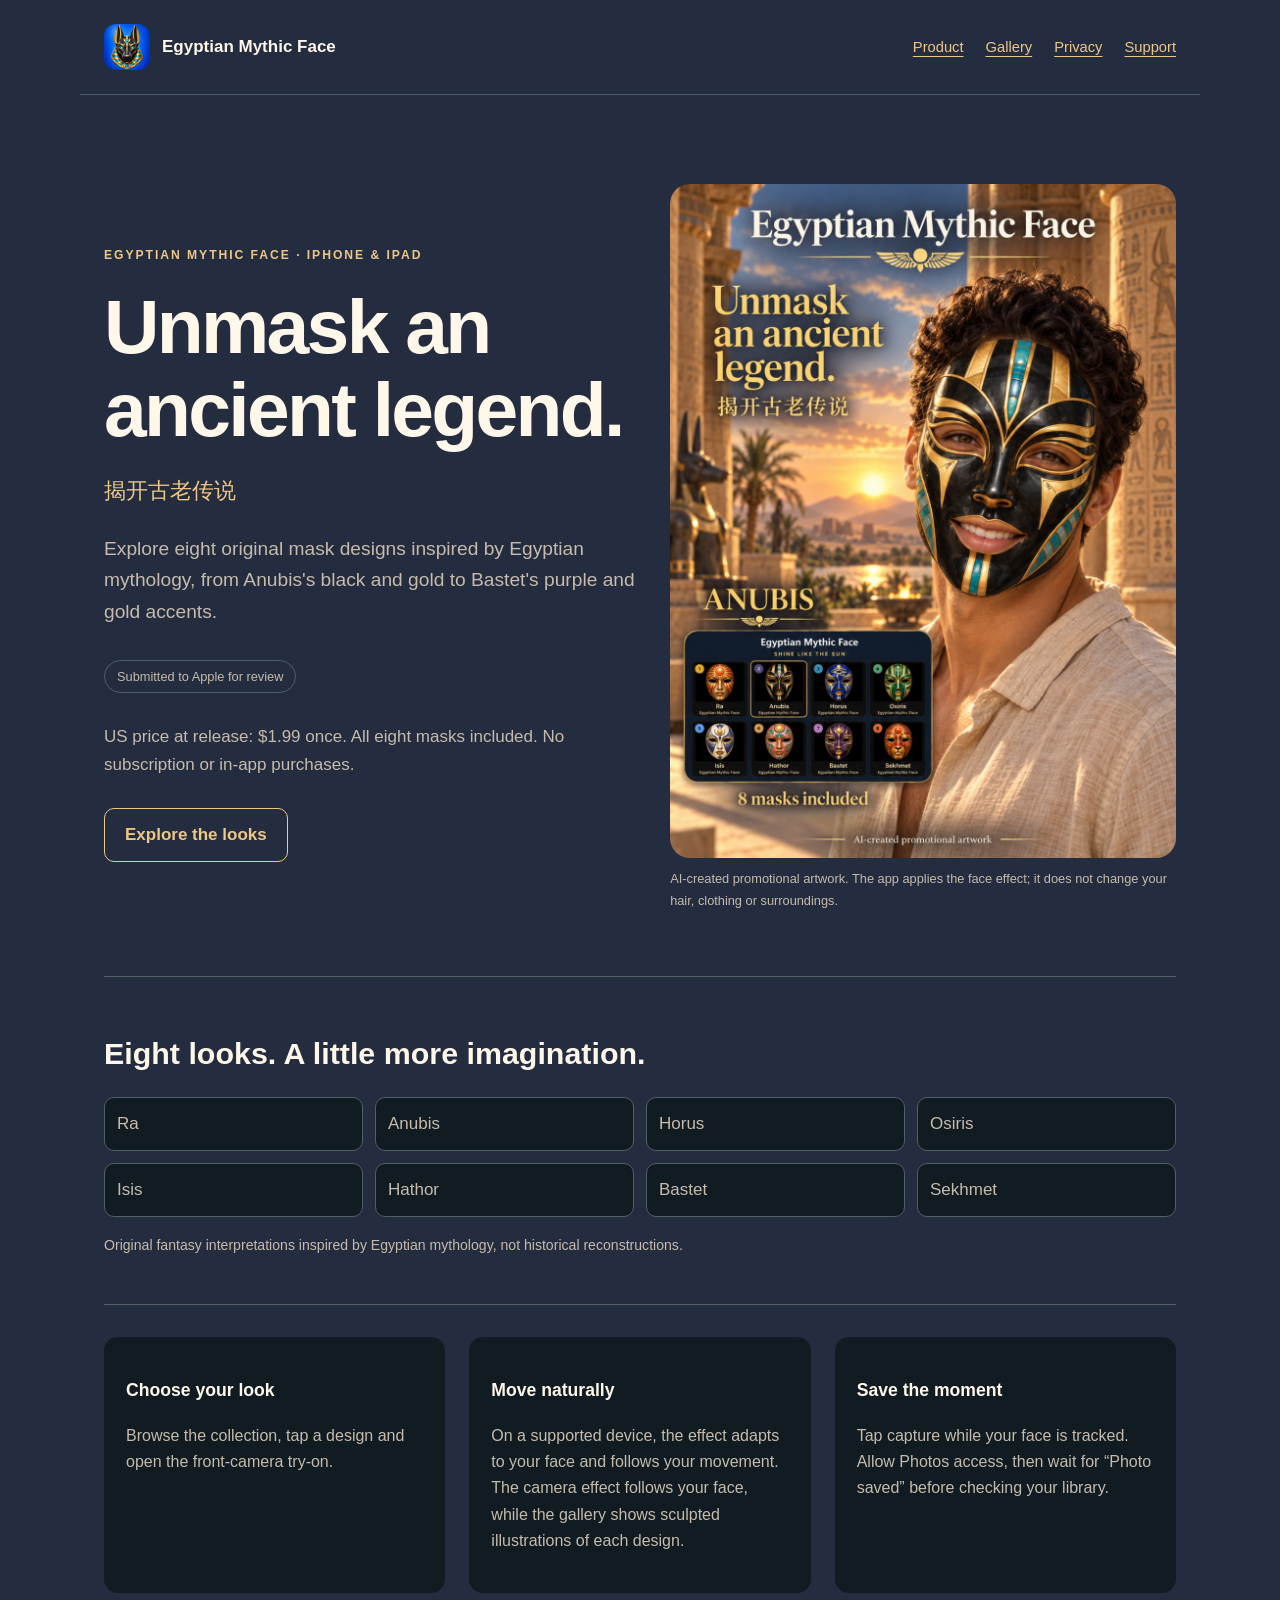
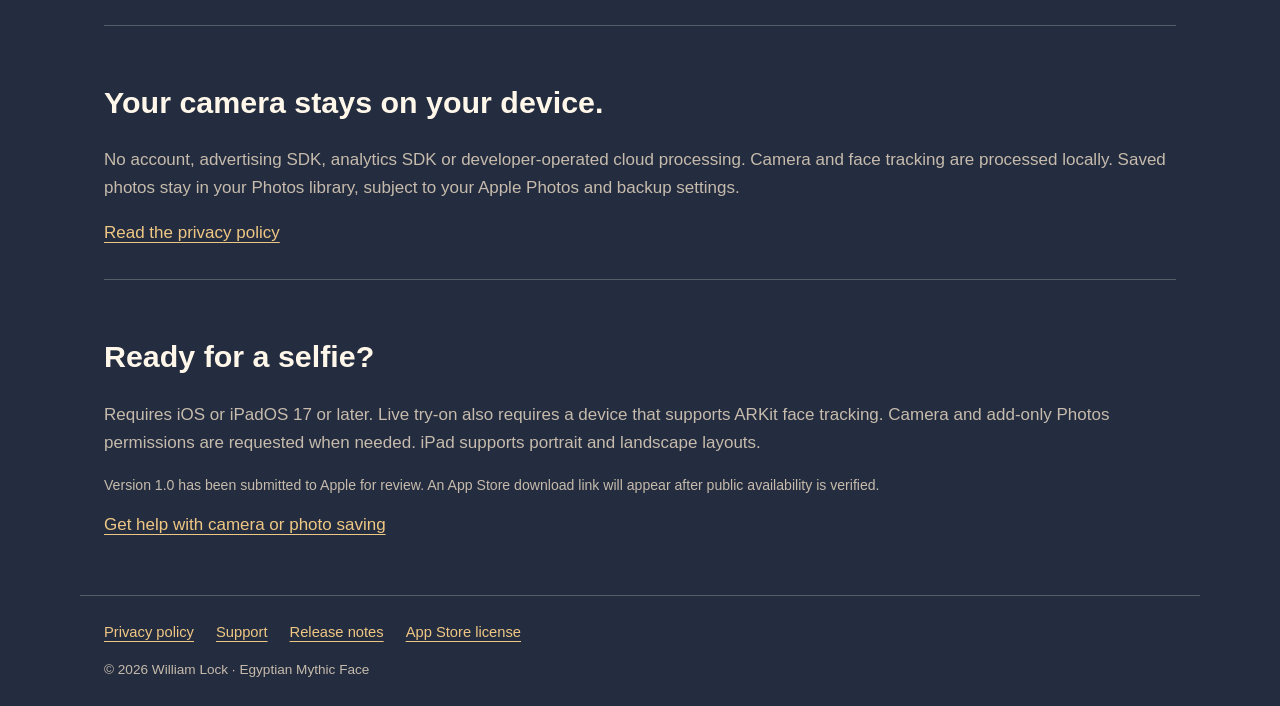
<file: index.html>
<!doctype html>
<html lang="en"><head><meta charset="utf-8"><meta name="viewport" content="width=device-width,initial-scale=1"><title>Product | Egyptian Mythic Face</title><meta name="description" content="Explore eight original mask designs inspired by Egyptian mythology, from Anubis&#x27;s black and gold to Bastet&#x27;s purple and gold accents."><link rel="icon" href="assets/icon.png"><link rel="stylesheet" href="style.css"></head>
<body><header><a class="brand" href="index.html"><img src="assets/icon.png" alt="" width="46" height="46">Egyptian Mythic Face</a><nav aria-label="Main"><a href="index.html">Product</a><a href="campaign.html">Gallery</a><a href="privacy.html">Privacy</a><a href="support.html">Support</a></nav></header>
<main><div class="hero"><div><p class="eyebrow">Egyptian Mythic Face · iPhone &amp; iPad</p><h1>Unmask an ancient legend.</h1><p class="chinese" lang="zh-Hans">揭开古老传说</p><p class="lead">Explore eight original mask designs inspired by Egyptian mythology, from Anubis&#x27;s black and gold to Bastet&#x27;s purple and gold accents.</p><p class="status">Submitted to Apple for review</p><p>US price at release: $1.99 once. All eight masks included. No subscription or in-app purchases.</p><a class="button" href="campaign.html">Explore the looks</a></div><figure class="hero-portrait"><picture><source media="(min-width:701px)" srcset="assets/ipad-02.png"><img src="assets/iphone-02.png" alt="AI-created promotional portrait featuring Anubis" fetchpriority="high"></picture><figcaption>AI-created promotional artwork. The app applies the face effect; it does not change your hair, clothing or surroundings.</figcaption></figure></div>
<section><h2>Eight looks. A little more imagination.</h2><ul class="look-list"><li>Ra</li><li>Anubis</li><li>Horus</li><li>Osiris</li><li>Isis</li><li>Hathor</li><li>Bastet</li><li>Sekhmet</li></ul><p class="note">Original fantasy interpretations inspired by Egyptian mythology, not historical reconstructions.</p></section>
<section class="features"><article><h3>Choose your look</h3><p>Browse the collection, tap a design and open the front-camera try-on.</p></article><article><h3>Move naturally</h3><p>On a supported device, the effect adapts to your face and follows your movement. The camera effect follows your face, while the gallery shows sculpted illustrations of each design.</p></article><article><h3>Save the moment</h3><p>Tap capture while your face is tracked. Allow Photos access, then wait for “Photo saved” before checking your library.</p></article></section>
<section><h2>Your camera stays on your device.</h2><p>No account, advertising SDK, analytics SDK or developer-operated cloud processing. Camera and face tracking are processed locally. Saved photos stay in your Photos library, subject to your Apple Photos and backup settings.</p><a href="privacy.html">Read the privacy policy</a></section>
<section><h2>Ready for a selfie?</h2><p>Requires iOS or iPadOS 17 or later. Live try-on also requires a device that supports ARKit face tracking. Camera and add-only Photos permissions are requested when needed. iPad supports portrait and landscape layouts.</p><p class="note">Version 1.0 has been submitted to Apple for review. An App Store download link will appear after public availability is verified.</p><a href="support.html">Get help with camera or photo saving</a></section></main><footer><nav aria-label="Footer"><a href="privacy.html">Privacy policy</a><a href="support.html">Support</a><a href="releases.html">Release notes</a><a href="https://www.apple.com/legal/internet-services/itunes/dev/stdeula/">App Store license</a></nav>© 2026 William Lock · Egyptian Mythic Face</footer></body></html>
</file>
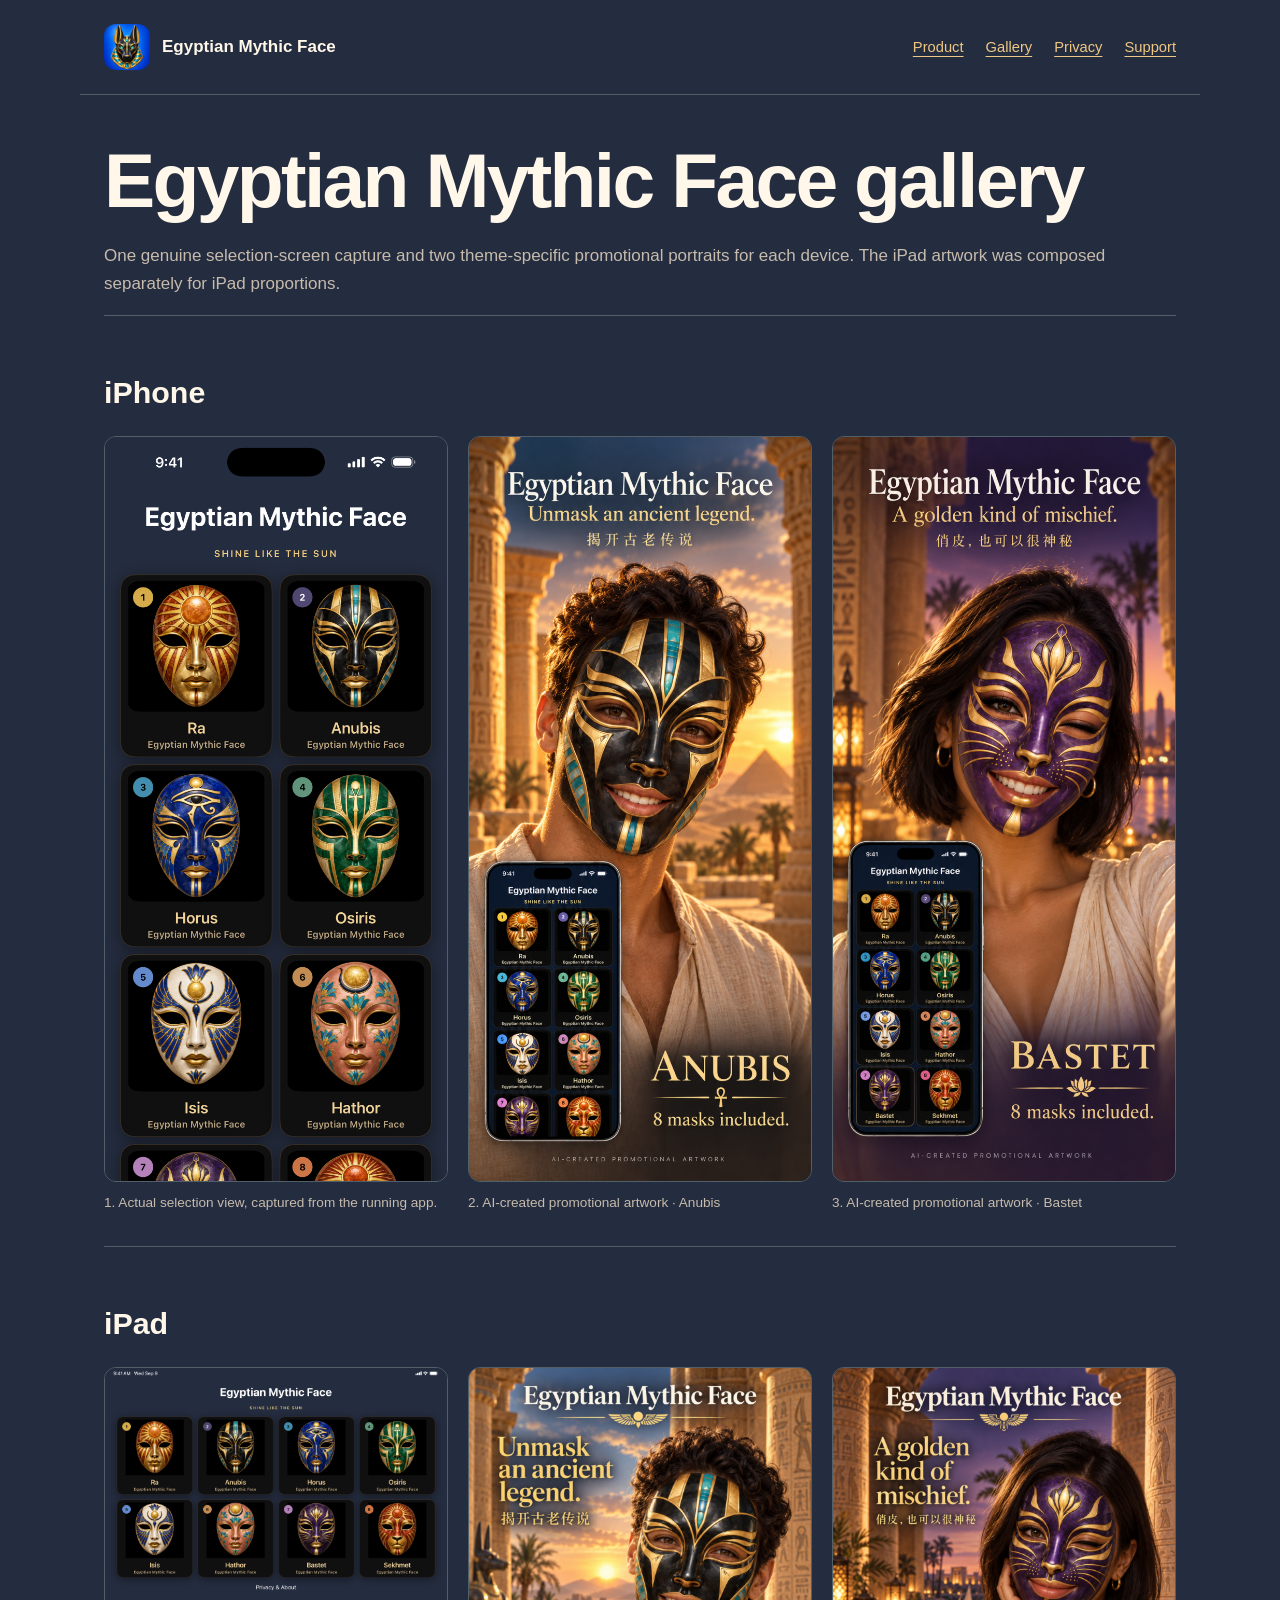
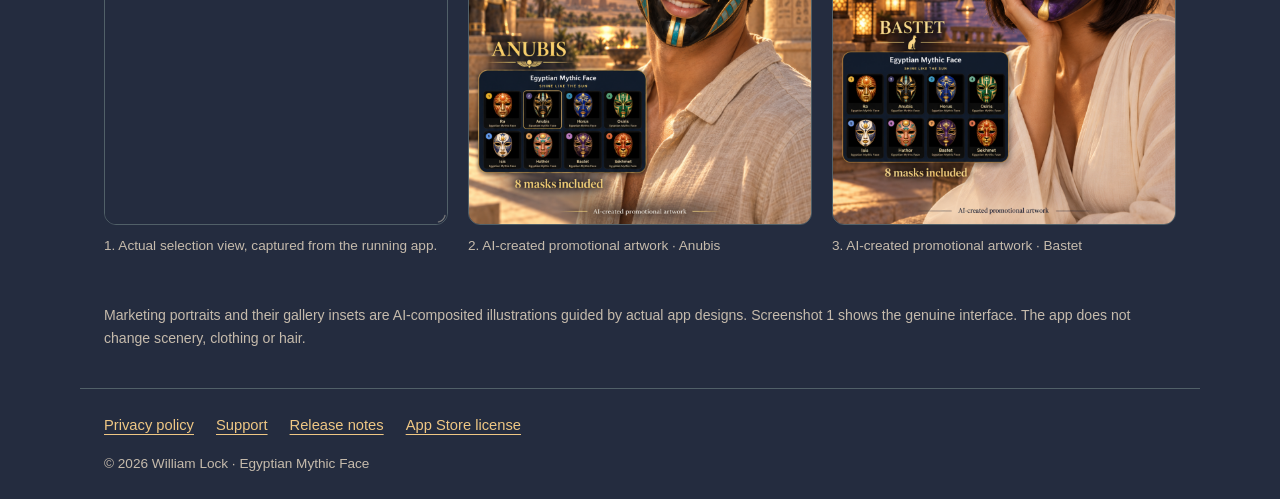
<file: campaign.html>
<!doctype html>
<html lang="en"><head><meta charset="utf-8"><meta name="viewport" content="width=device-width,initial-scale=1"><title>Gallery | Egyptian Mythic Face</title><meta name="description" content="Explore eight original mask designs inspired by Egyptian mythology, from Anubis&#x27;s black and gold to Bastet&#x27;s purple and gold accents."><link rel="icon" href="assets/icon.png"><link rel="stylesheet" href="style.css"></head>
<body><header><a class="brand" href="index.html"><img src="assets/icon.png" alt="" width="46" height="46">Egyptian Mythic Face</a><nav aria-label="Main"><a href="index.html">Product</a><a href="campaign.html">Gallery</a><a href="privacy.html">Privacy</a><a href="support.html">Support</a></nav></header>
<main><h1>Egyptian Mythic Face gallery</h1><p>One genuine selection-screen capture and two theme-specific promotional portraits for each device. The iPad artwork was composed separately for iPad proportions.</p><section><h2>iPhone</h2><div class="screenshot-grid"><figure><a href="assets/iphone-01.png"><img loading="lazy" src="assets/iphone-01.png" alt="Actual selection view, captured from the running app."></a><figcaption>1. Actual selection view, captured from the running app.</figcaption></figure><figure><a href="assets/iphone-02.png"><img loading="lazy" src="assets/iphone-02.png" alt="AI-created promotional artwork · Anubis"></a><figcaption>2. AI-created promotional artwork · Anubis</figcaption></figure><figure><a href="assets/iphone-03.png"><img loading="lazy" src="assets/iphone-03.png" alt="AI-created promotional artwork · Bastet"></a><figcaption>3. AI-created promotional artwork · Bastet</figcaption></figure></div></section><section><h2>iPad</h2><div class="screenshot-grid"><figure><a href="assets/ipad-01.png"><img loading="lazy" src="assets/ipad-01.png" alt="Actual selection view, captured from the running app."></a><figcaption>1. Actual selection view, captured from the running app.</figcaption></figure><figure><a href="assets/ipad-02.png"><img loading="lazy" src="assets/ipad-02.png" alt="AI-created promotional artwork · Anubis"></a><figcaption>2. AI-created promotional artwork · Anubis</figcaption></figure><figure><a href="assets/ipad-03.png"><img loading="lazy" src="assets/ipad-03.png" alt="AI-created promotional artwork · Bastet"></a><figcaption>3. AI-created promotional artwork · Bastet</figcaption></figure></div></section><p class="note">Marketing portraits and their gallery insets are AI-composited illustrations guided by actual app designs. Screenshot 1 shows the genuine interface. The app does not change scenery, clothing or hair.</p></main><footer><nav aria-label="Footer"><a href="privacy.html">Privacy policy</a><a href="support.html">Support</a><a href="releases.html">Release notes</a><a href="https://www.apple.com/legal/internet-services/itunes/dev/stdeula/">App Store license</a></nav>© 2026 William Lock · Egyptian Mythic Face</footer></body></html>
</file>
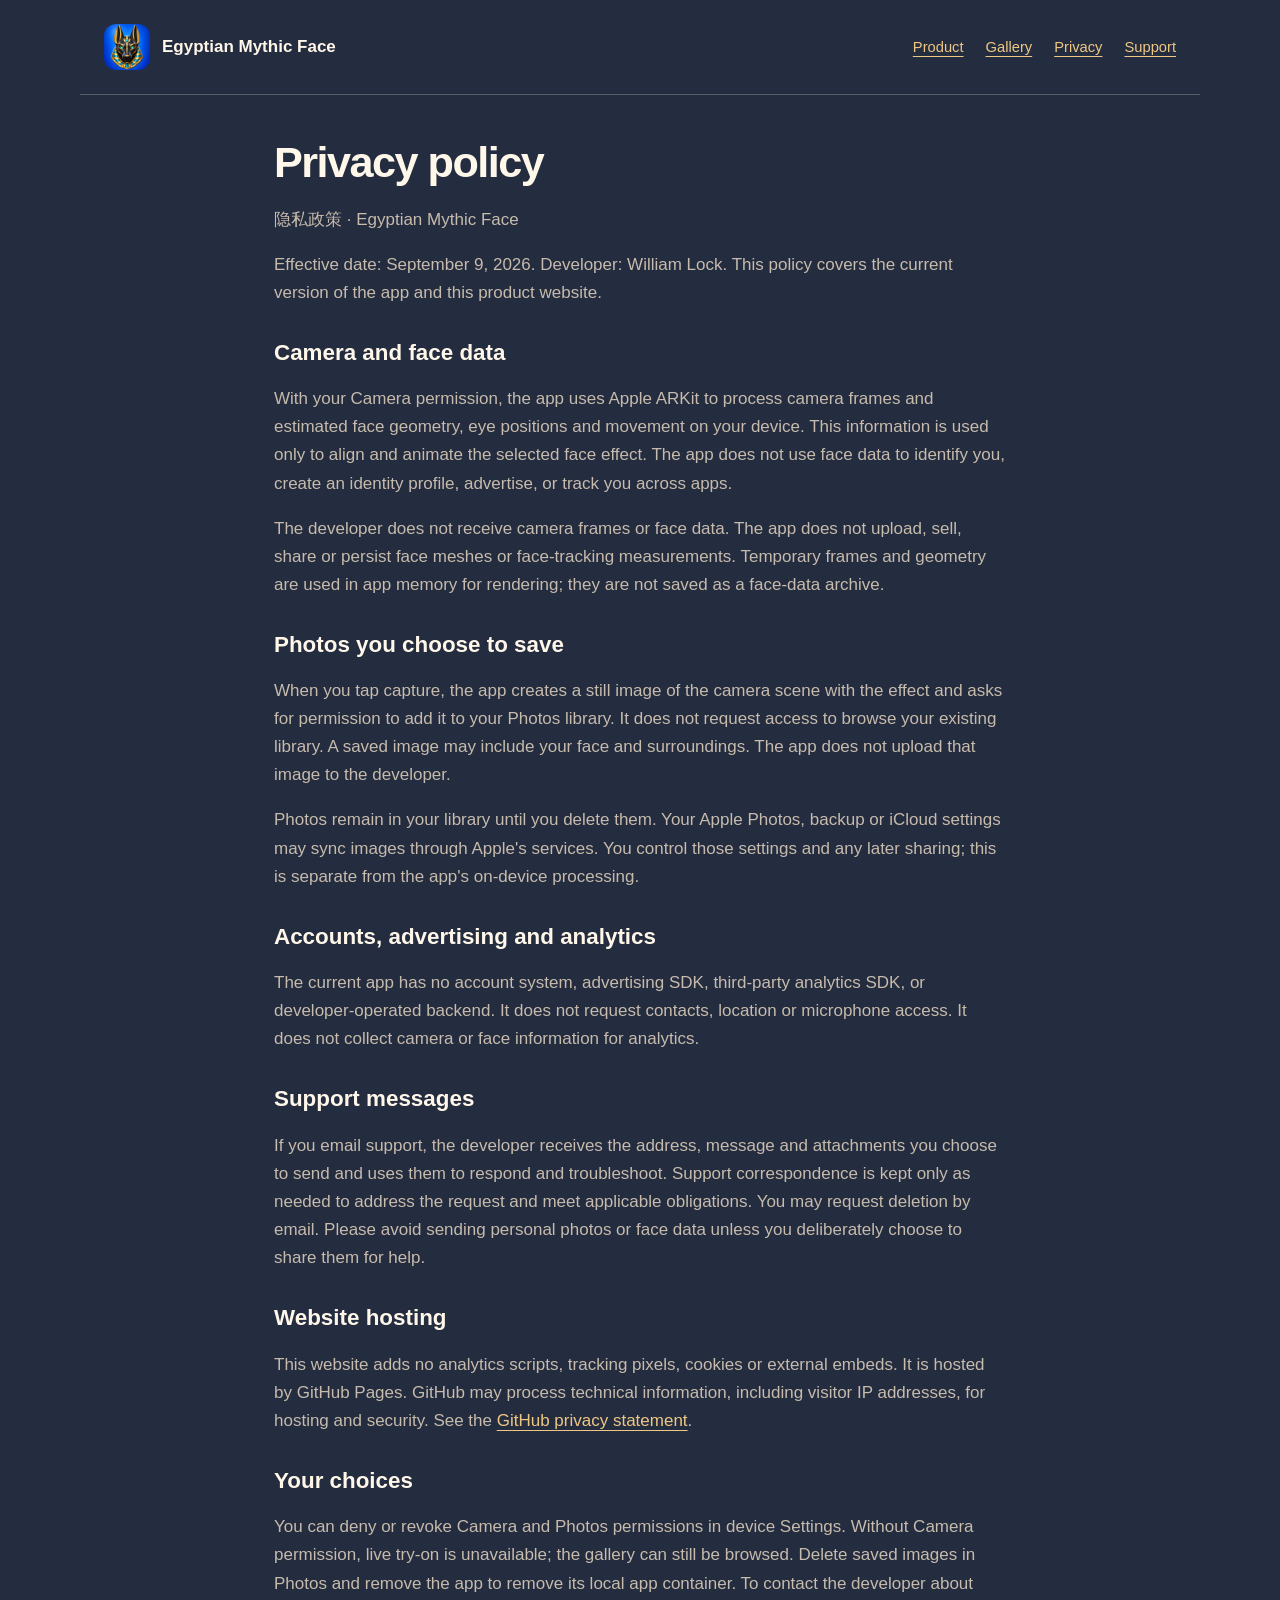
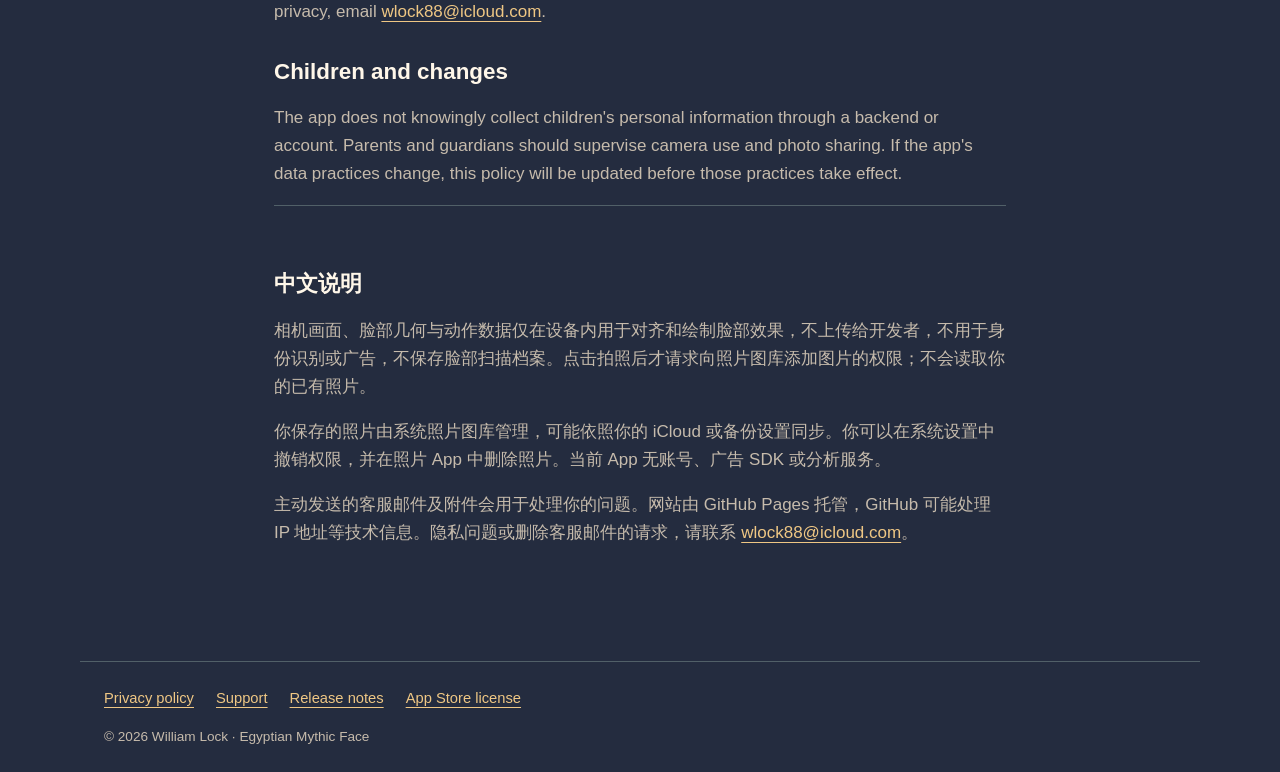
<file: privacy.html>
<!doctype html>
<html lang="en"><head><meta charset="utf-8"><meta name="viewport" content="width=device-width,initial-scale=1"><title>Privacy policy | Egyptian Mythic Face</title><meta name="description" content="Explore eight original mask designs inspired by Egyptian mythology, from Anubis&#x27;s black and gold to Bastet&#x27;s purple and gold accents."><link rel="icon" href="assets/icon.png"><link rel="stylesheet" href="style.css"></head>
<body><header><a class="brand" href="index.html"><img src="assets/icon.png" alt="" width="46" height="46">Egyptian Mythic Face</a><nav aria-label="Main"><a href="index.html">Product</a><a href="campaign.html">Gallery</a><a href="privacy.html">Privacy</a><a href="support.html">Support</a></nav></header>
<main class="document"><h1>Privacy policy</h1><p lang="zh-Hans">隐私政策 · Egyptian Mythic Face</p><p>Effective date: September 9, 2026. Developer: William Lock. This policy covers the current version of the app and this product website.</p>
<h2>Camera and face data</h2><p>With your Camera permission, the app uses Apple ARKit to process camera frames and estimated face geometry, eye positions and movement on your device. This information is used only to align and animate the selected face effect. The app does not use face data to identify you, create an identity profile, advertise, or track you across apps.</p><p>The developer does not receive camera frames or face data. The app does not upload, sell, share or persist face meshes or face-tracking measurements. Temporary frames and geometry are used in app memory for rendering; they are not saved as a face-data archive.</p>
<h2>Photos you choose to save</h2><p>When you tap capture, the app creates a still image of the camera scene with the effect and asks for permission to add it to your Photos library. It does not request access to browse your existing library. A saved image may include your face and surroundings. The app does not upload that image to the developer.</p><p>Photos remain in your library until you delete them. Your Apple Photos, backup or iCloud settings may sync images through Apple's services. You control those settings and any later sharing; this is separate from the app's on-device processing.</p>
<h2>Accounts, advertising and analytics</h2><p>The current app has no account system, advertising SDK, third-party analytics SDK, or developer-operated backend. It does not request contacts, location or microphone access. It does not collect camera or face information for analytics.</p>
<h2>Support messages</h2><p>If you email support, the developer receives the address, message and attachments you choose to send and uses them to respond and troubleshoot. Support correspondence is kept only as needed to address the request and meet applicable obligations. You may request deletion by email. Please avoid sending personal photos or face data unless you deliberately choose to share them for help.</p>
<h2>Website hosting</h2><p>This website adds no analytics scripts, tracking pixels, cookies or external embeds. It is hosted by GitHub Pages. GitHub may process technical information, including visitor IP addresses, for hosting and security. See the <a href="https://docs.github.com/en/site-policy/privacy-policies/github-general-privacy-statement">GitHub privacy statement</a>.</p>
<h2>Your choices</h2><p>You can deny or revoke Camera and Photos permissions in device Settings. Without Camera permission, live try-on is unavailable; the gallery can still be browsed. Delete saved images in Photos and remove the app to remove its local app container. To contact the developer about privacy, email <a href="mailto:wlock88@icloud.com">wlock88@icloud.com</a>.</p>
<h2>Children and changes</h2><p>The app does not knowingly collect children's personal information through a backend or account. Parents and guardians should supervise camera use and photo sharing. If the app's data practices change, this policy will be updated before those practices take effect.</p>
<section lang="zh-Hans"><h2>中文说明</h2><p>相机画面、脸部几何与动作数据仅在设备内用于对齐和绘制脸部效果，不上传给开发者，不用于身份识别或广告，不保存脸部扫描档案。点击拍照后才请求向照片图库添加图片的权限；不会读取你的已有照片。</p><p>你保存的照片由系统照片图库管理，可能依照你的 iCloud 或备份设置同步。你可以在系统设置中撤销权限，并在照片 App 中删除照片。当前 App 无账号、广告 SDK 或分析服务。</p><p>主动发送的客服邮件及附件会用于处理你的问题。网站由 GitHub Pages 托管，GitHub 可能处理 IP 地址等技术信息。隐私问题或删除客服邮件的请求，请联系 <a href="mailto:wlock88@icloud.com">wlock88@icloud.com</a>。</p></section></main><footer><nav aria-label="Footer"><a href="privacy.html">Privacy policy</a><a href="support.html">Support</a><a href="releases.html">Release notes</a><a href="https://www.apple.com/legal/internet-services/itunes/dev/stdeula/">App Store license</a></nav>© 2026 William Lock · Egyptian Mythic Face</footer></body></html>
</file>
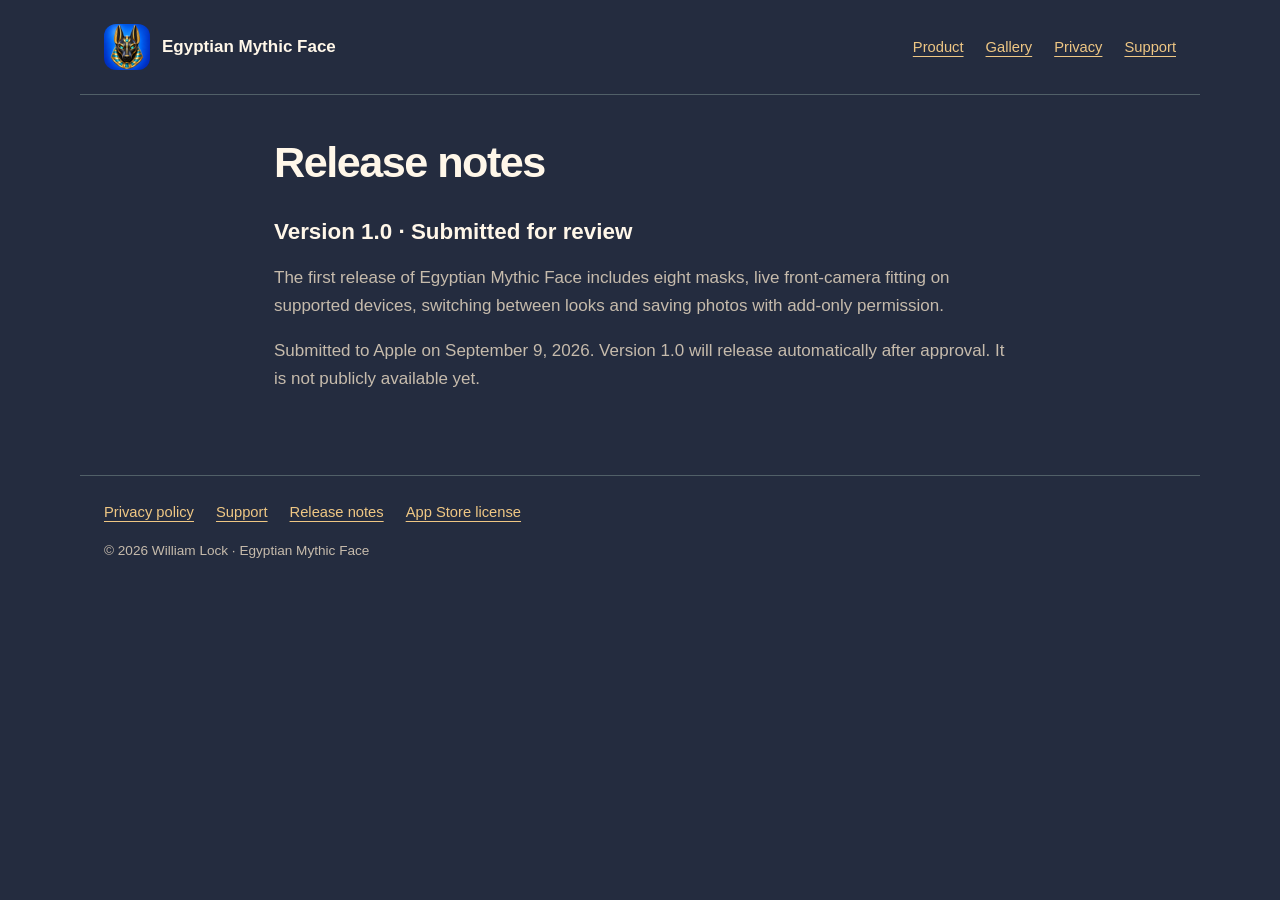
<file: releases.html>
<!doctype html>
<html lang="en"><head><meta charset="utf-8"><meta name="viewport" content="width=device-width,initial-scale=1"><title>Release notes | Egyptian Mythic Face</title><meta name="description" content="Explore eight original mask designs inspired by Egyptian mythology, from Anubis&#x27;s black and gold to Bastet&#x27;s purple and gold accents."><link rel="icon" href="assets/icon.png"><link rel="stylesheet" href="style.css"></head>
<body><header><a class="brand" href="index.html"><img src="assets/icon.png" alt="" width="46" height="46">Egyptian Mythic Face</a><nav aria-label="Main"><a href="index.html">Product</a><a href="campaign.html">Gallery</a><a href="privacy.html">Privacy</a><a href="support.html">Support</a></nav></header>
<main class="document"><h1>Release notes</h1><h2>Version 1.0 · Submitted for review</h2><p>The first release of Egyptian Mythic Face includes eight masks, live front-camera fitting on supported devices, switching between looks and saving photos with add-only permission.</p><p>Submitted to Apple on September 9, 2026. Version 1.0 will release automatically after approval. It is not publicly available yet.</p></main><footer><nav aria-label="Footer"><a href="privacy.html">Privacy policy</a><a href="support.html">Support</a><a href="releases.html">Release notes</a><a href="https://www.apple.com/legal/internet-services/itunes/dev/stdeula/">App Store license</a></nav>© 2026 William Lock · Egyptian Mythic Face</footer></body></html>
</file>
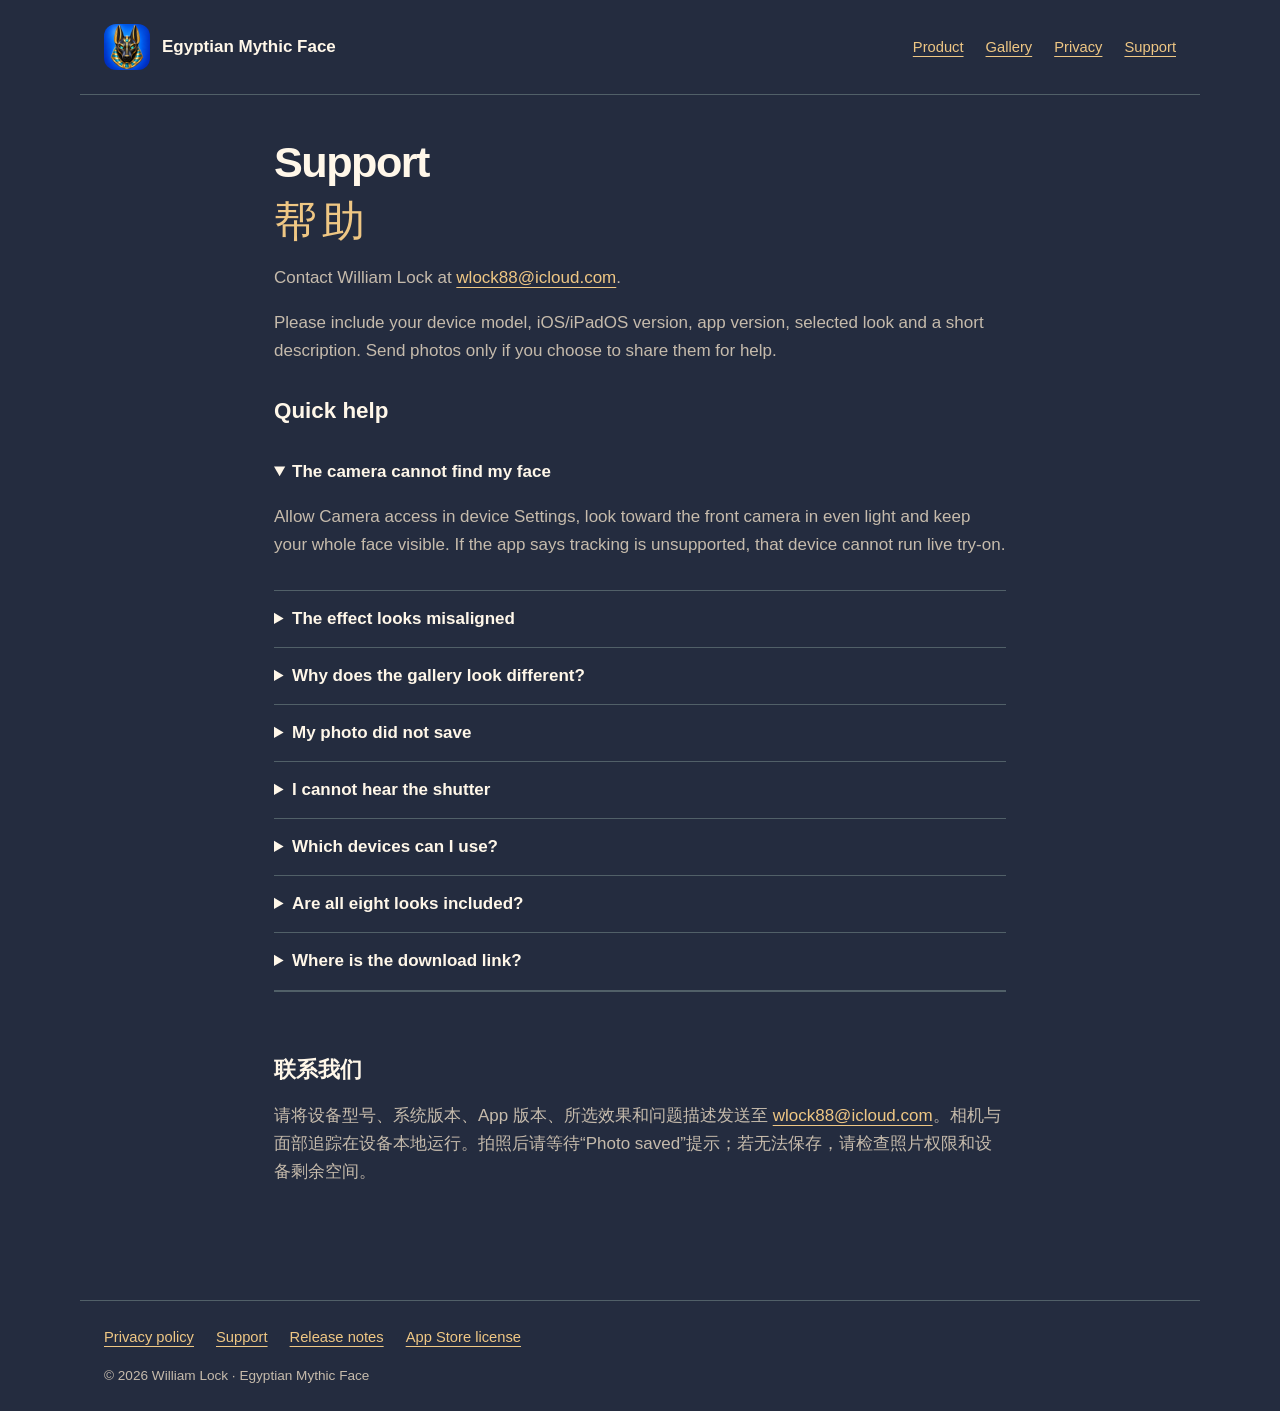
<file: support.html>
<!doctype html>
<html lang="en"><head><meta charset="utf-8"><meta name="viewport" content="width=device-width,initial-scale=1"><title>Support | Egyptian Mythic Face</title><meta name="description" content="Explore eight original mask designs inspired by Egyptian mythology, from Anubis&#x27;s black and gold to Bastet&#x27;s purple and gold accents."><link rel="icon" href="assets/icon.png"><link rel="stylesheet" href="style.css"></head>
<body><header><a class="brand" href="index.html"><img src="assets/icon.png" alt="" width="46" height="46">Egyptian Mythic Face</a><nav aria-label="Main"><a href="index.html">Product</a><a href="campaign.html">Gallery</a><a href="privacy.html">Privacy</a><a href="support.html">Support</a></nav></header>
<main class="document"><h1>Support <span lang="zh-Hans">帮助</span></h1><p>Contact William Lock at <a href="mailto:wlock88@icloud.com?subject=Egyptian%20Mythic%20Face%20support">wlock88@icloud.com</a>.</p><p>Please include your device model, iOS/iPadOS version, app version, selected look and a short description. Send photos only if you choose to share them for help.</p>
<h2>Quick help</h2><details open><summary>The camera cannot find my face</summary><p>Allow Camera access in device Settings, look toward the front camera in even light and keep your whole face visible. If the app says tracking is unsupported, that device cannot run live try-on.</p></details>
<details><summary>The effect looks misaligned</summary><p>Start facing the front camera naturally and move slowly. Switch to another look or return to the gallery to start a new session. Tell support which design and facial area look wrong.</p></details>
<details><summary>Why does the gallery look different?</summary><p>The camera effect follows your face, while the gallery shows sculpted illustrations of each design. Promotional portraits are AI-created illustrations of the designs.</p></details>
<details><summary>My photo did not save</summary><p>Allow permission to add photos and check available device storage. Wait for “Photo saved,” then check Photos. The shutter sound confirms capture was requested; it does not confirm that saving succeeded.</p></details>
<details><summary>I cannot hear the shutter</summary><p>The app requests the built-in iOS camera shutter effect. Sound behavior depends on iOS, Silent mode and device sound settings.</p></details>
<details><summary>Which devices can I use?</summary><p>iOS or iPadOS 17 or later is required. Live try-on needs ARKit face-tracking support. The app checks compatibility. iPhone uses portrait layout; iPad supports portrait and landscape.</p></details>
<details><summary>Are all eight looks included?</summary><p>Yes. The planned US price is $1.99 as a one-time app purchase, including all eight looks, with no subscription or in-app purchases. Local App Store prices may differ.</p></details>
<details><summary>Where is the download link?</summary><p>The app is in release preparation. We will add the App Store link after public availability is verified.</p></details>
<section lang="zh-Hans"><h2>联系我们</h2><p>请将设备型号、系统版本、App 版本、所选效果和问题描述发送至 <a href="mailto:wlock88@icloud.com">wlock88@icloud.com</a>。相机与面部追踪在设备本地运行。拍照后请等待“Photo saved”提示；若无法保存，请检查照片权限和设备剩余空间。</p></section></main><footer><nav aria-label="Footer"><a href="privacy.html">Privacy policy</a><a href="support.html">Support</a><a href="releases.html">Release notes</a><a href="https://www.apple.com/legal/internet-services/itunes/dev/stdeula/">App Store license</a></nav>© 2026 William Lock · Egyptian Mythic Face</footer></body></html>
</file>
<file: style.css>
:root{color-scheme:dark;--bg:#0c0c0d;--panel:#171617;--ink:#fff7e9;--muted:#c6bbac;--gold:#efc784;--line:#3b3227}*{box-sizing:border-box}body{margin:0;background:var(--bg);color:var(--ink);font:17px/1.65 -apple-system,BlinkMacSystemFont,"Segoe UI",sans-serif}a{color:var(--gold);text-underline-offset:4px}a:focus-visible,summary:focus-visible{outline:3px solid var(--gold);outline-offset:5px}header,main,footer{max-width:1120px;margin:auto;padding:24px}header{display:flex;align-items:center;justify-content:space-between;gap:20px;border-bottom:1px solid var(--line)}.brand{display:flex;align-items:center;gap:12px;text-decoration:none;color:var(--ink);font-weight:750}.brand img{width:46px;height:46px;border-radius:12px}nav{display:flex;gap:22px;flex-wrap:wrap}nav a{font-size:.92rem}.hero{display:grid;grid-template-columns:1.05fr 1fr;align-items:center;gap:35px;padding:65px 0}.eyebrow{color:var(--gold);text-transform:uppercase;letter-spacing:.16em;font-size:.76rem;font-weight:700}h1{font-size:clamp(2.7rem,6vw,5.2rem);line-height:1.08;letter-spacing:-.035em;margin:20px 0}h1 span{display:block;color:var(--gold);letter-spacing:.12em;margin-top:12px;font-weight:500}h2{font-size:1.9rem;line-height:1.25}h3{font-size:1.1rem}p{color:var(--muted)}.lead{font-size:1.2rem;max-width:620px}.button{display:inline-block;padding:12px 20px;border:1px solid var(--gold);border-radius:10px;text-decoration:none;font-weight:650;margin-top:12px}.hero-art{display:grid;grid-template-columns:1fr 1fr;gap:8px;align-items:center}.hero-art img{width:100%;border-radius:90px;box-shadow:0 24px 60px #000}.hero-art img+img{margin-top:80px}.status{display:inline-block;border:1px solid var(--line);border-radius:99px;padding:5px 12px;font-size:.8rem;color:var(--muted)}section{padding:32px 0;border-top:1px solid var(--line)}.cards{display:grid;grid-template-columns:repeat(4,minmax(0,1fr));gap:16px}.mask{margin:0;background:var(--panel);border:1px solid var(--line);border-radius:18px;overflow:hidden;text-align:center}.mask img{width:100%;aspect-ratio:1;object-fit:contain;display:block}.mask figcaption{padding:10px 8px 16px}.mask strong{display:block;font-size:1.25rem;color:var(--gold)}.mask span{font-size:.88rem;color:var(--muted)}.features{display:grid;grid-template-columns:repeat(3,1fr);gap:24px}.features article{background:var(--panel);padding:22px;border-radius:14px}.features p{font-size:1rem}.note{font-size:.88rem;color:var(--muted)}.document{max-width:780px;padding-bottom:65px}.document h1{font-size:2.7rem}.document h2{font-size:1.4rem;margin-top:32px}li{color:var(--muted);margin:8px 0}details{padding:14px 0;border-bottom:1px solid var(--line)}summary{cursor:pointer;font-weight:650}footer{border-top:1px solid var(--line);font-size:.85rem;color:var(--muted)}footer nav{margin-bottom:15px}@media(max-width:700px){header{align-items:flex-start;flex-direction:column}.hero{grid-template-columns:1fr;padding:30px 0;gap:20px}.hero-art{max-width:440px;margin:auto}.hero-art img+img{margin-top:30px}.cards{grid-template-columns:repeat(2,minmax(0,1fr))}.features{grid-template-columns:1fr}main,header,footer{padding:20px}h1{font-size:3rem}nav{gap:16px}}
:root .hero-art img, :root .mask img { height: auto; }
.campaign{display:grid;grid-template-columns:.72fr 1.28fr;gap:28px;align-items:center}.campaign img{width:100%;height:auto;border:1px solid var(--line);border-radius:18px;display:block}@media(max-width:700px){.campaign{grid-template-columns:1fr}}

:root{--bg:#242C3F;--panel:#101c22;--line:#516068}
.hero-portrait{margin:0}.hero-portrait img{width:100%;height:auto;display:block;border-radius:20px}.hero-portrait figcaption{font-size:.8rem;color:var(--muted);margin-top:10px}.look-list{display:grid;grid-template-columns:repeat(4,minmax(0,1fr));gap:12px;padding:0;list-style:none}.look-list li{padding:12px;background:var(--panel);border:1px solid var(--line);border-radius:10px;margin:0}.screenshot-grid{display:grid;grid-template-columns:repeat(3,minmax(0,1fr));gap:20px;align-items:start}.screenshot-grid figure{margin:0;min-width:0}.screenshot-grid img{width:100%;height:auto;display:block;border-radius:12px;border:1px solid var(--line)}.screenshot-grid figcaption{font-size:.85rem;color:var(--muted);margin-top:10px}.chinese{color:var(--gold);font-size:1.4rem}.brand{min-width:0}.brand img{flex-shrink:0}h1{overflow-wrap:anywhere}@media(max-width:700px){.look-list{grid-template-columns:repeat(2,minmax(0,1fr))}.screenshot-grid{grid-template-columns:1fr}.screenshot-grid figure{max-width:440px;margin:auto}.hero-portrait{max-width:460px;margin:auto}.brand{font-size:.95rem}h1{font-size:2.8rem}}
</file>
